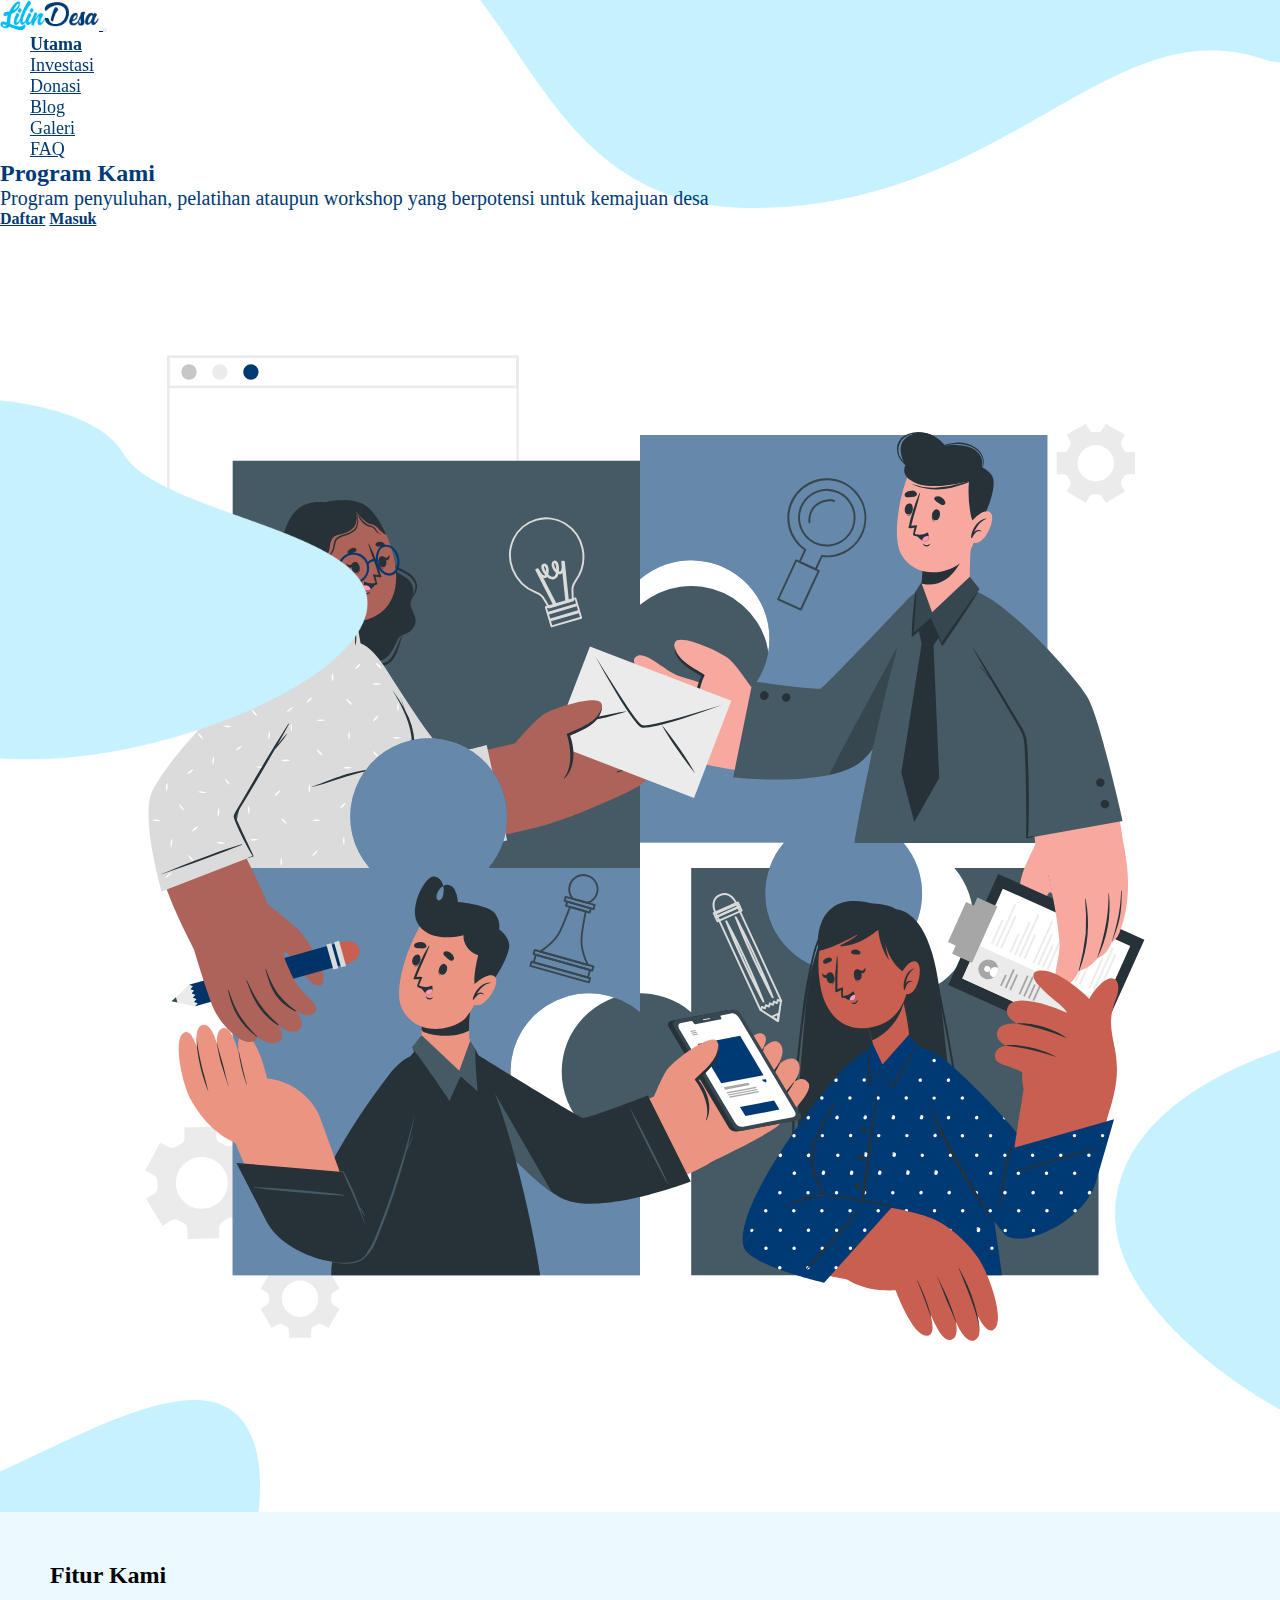
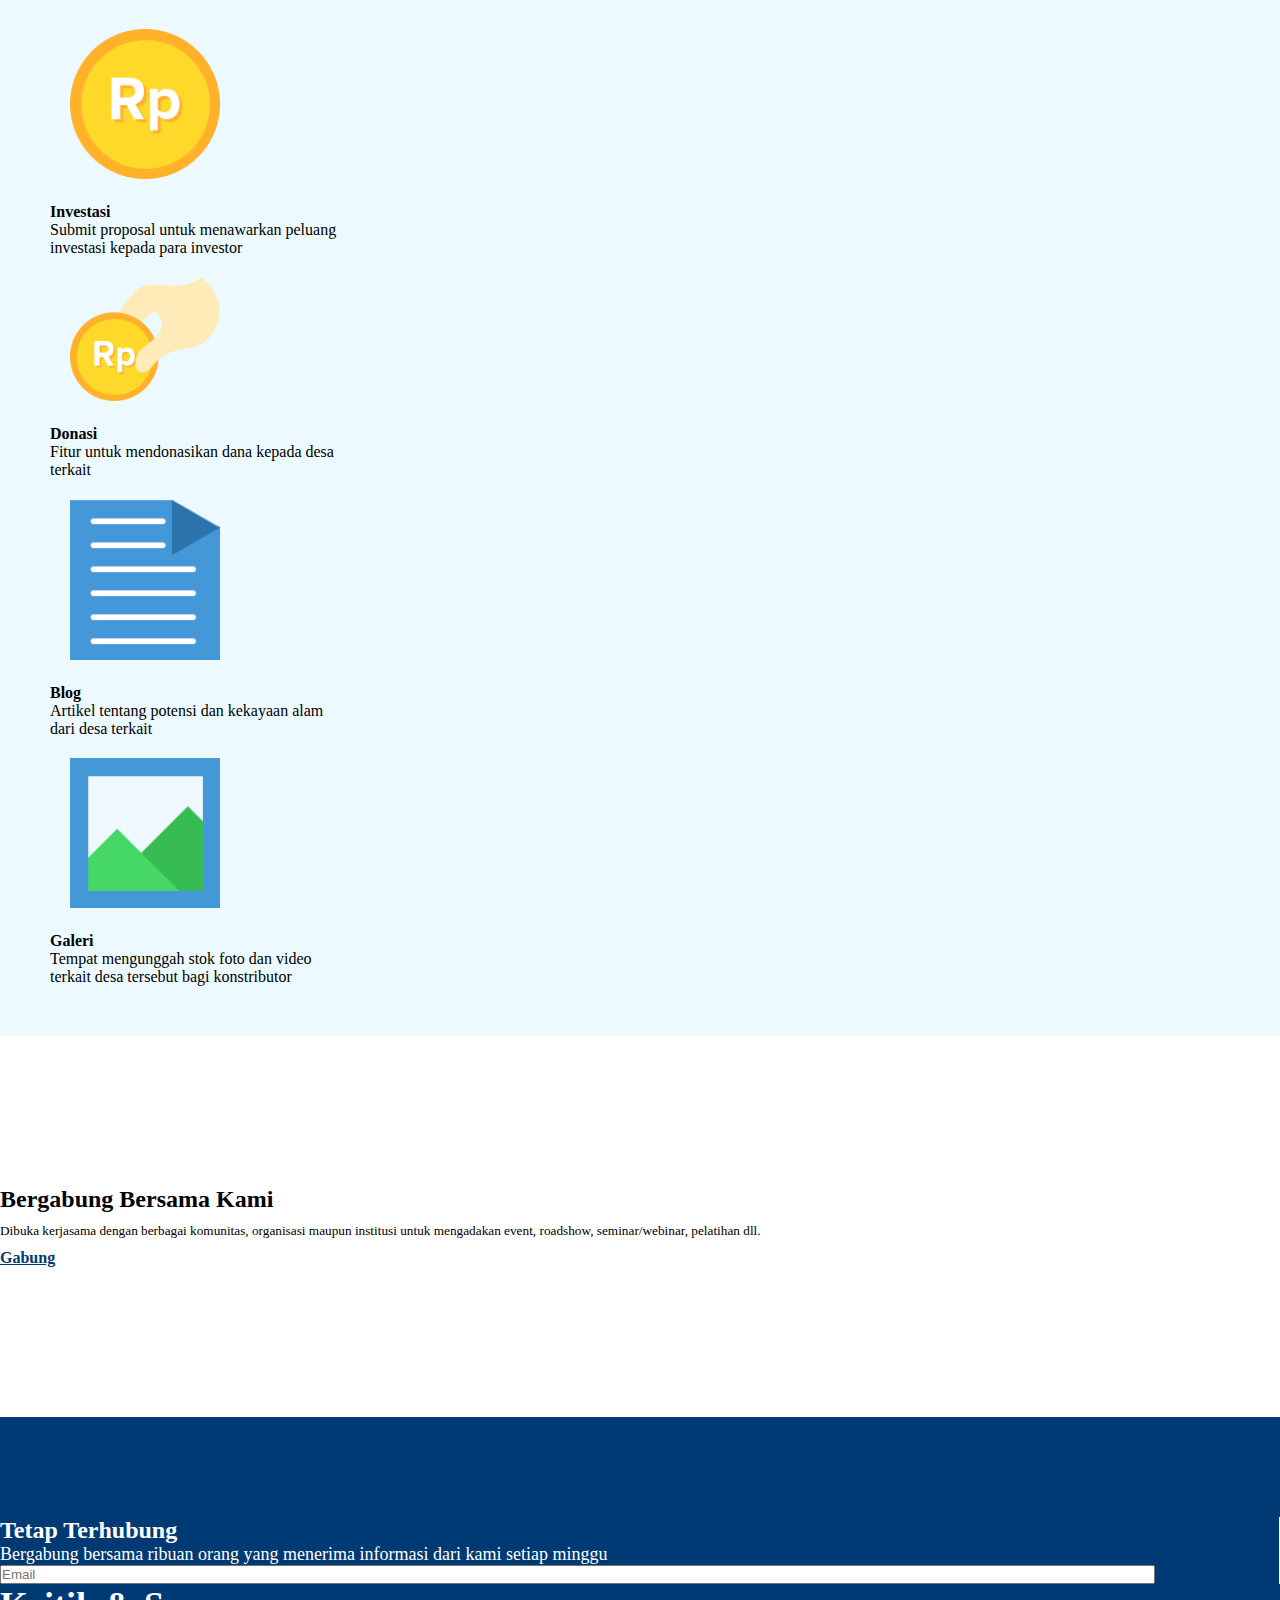
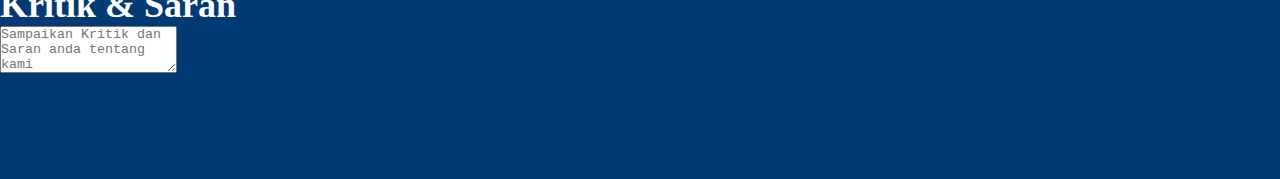
<file: index.html>
<!doctype html>
<html lang="en">
  <head>
    <!-- Required meta tags -->
    <meta charset="utf-8">
    <meta name="viewport" content="width=device-width, initial-scale=1">

    <!-- Bootstrap CSS -->
    <link href="https://cdn.jsdelivr.net/npm/bootstrap@5.0.0-beta1/dist/css/bootstrap.min.css" rel="stylesheet" integrity="sha384-giJF6kkoqNQ00vy+HMDP7azOuL0xtbfIcaT9wjKHr8RbDVddVHyTfAAsrekwKmP1" crossorigin="anonymous">
    <link rel="stylesheet" type="text/css" href="stylesheet.css">
    <link rel="icon" href="icon.png">
	<title>Lilin Desa</title>
	<script src="js/responsive.js"></script>
	</head>
	<body>
		<section id="layer1">
			<img src="img/layer1.png">
		</section>
		<section id="layer2">
			<img src="img/layer2.png">
		</section>
		<section id="layer3">
			<img src="img/layer3.png">
		</section>
		<section id="layer4">
			<img src="img/layer4.png">
		</section>

		<nav class="navbar navbar-expand-lg fixed-top">
			<div class="container-fluid">
				<a class="navbar-brand" href="#page-top">
					<img src="logo.png" alt="" height="30" class="d-inline-block align-top">
				</a>
				<button class="navbar-toggler navbar-light" type="button" data-bs-toggle="collapse" data-bs-target="#navbarSupportedContent" aria-controls="navbarSupportedContent" aria-expanded="false" aria-label="Toggle navigation">
					<span class="navbar-toggler-icon"></span>
				</button>
				<div class="collapse navbar-collapse justify-content-end" id="navbarSupportedContent">
					<ul class="navbar-nav">
						<li class="nav-item">
							<a href="#" class="nav-link active"><strong>Utama</strong></a>
						</li>
						<li class="nav-item">
							<a href="#" class="nav-link">Investasi</a>
						</li>
						<li class="nav-item">
							<a href="#" class="nav-link">Donasi</a>	    				
						<li class="nav-item">
							<a href="page/index.html" class="nav-link">Blog</a>
						</li>
						<li class="nav-item">
							<a href="blog/galeri.html" class="nav-link">Galeri</a>
						</li>
						<li class="nav-item">
							<a href="#" class="nav-link">FAQ</a>
						</li>    				
					</ul>
				</div>
			</div>
		</nav>

	<section id="banner">
		<div class="banner">
			<div class="container">
				<div class="row align-items-center">
					<div class="col-md-6">
						<h2 class="banner-headline"><strong>Program Kami</strong></h2>
						<p class="banner-content">Program penyuluhan, pelatihan ataupun workshop yang berpotensi untuk kemajuan desa</p>
						<div class="d-grid gap-2 d-md-flex mx-auto" id="button">
							<a href="signup/signup.html" class="btn btn-warning rounded-pill" id="Daftar">Daftar</a>
							<a href="login/login.html" class="btn btn-outline-primary rounded-pill" id="Masuk">Masuk</a>
						</div>
					</div>
					<div class="col-md-6">
						<img src="img/illustration.svg" class="ban-img img-fluid">
					</div>
				</div>
			</div>
		</div>
	</section>

	<section id="features">
		<div class="container">
			<h2 class="text-center">Fitur Kami</h2>
			<div class="container">
				<div class="row justify-content-between text-center">
					<div class="col-sm d-flex mb-3">
						<div class="card" style="width: 18rem;">
							<img src="img/investasi.png" alt="Investasi" width="150" class="img-fluid mx-auto mt-3">
							<div class="card-body mt-2">
								<h4 class="card-title">Investasi</h4>
								<p> Submit proposal untuk menawarkan peluang investasi kepada para investor</p>
							</div>
						</div>
					</div>
					<div class="col-sm d-flex mb-3">
						<div class="card" style="width: 18rem;">
							<img src="img/donasi.png" alt="Donasi" width="150" class="img-fluid mx-auto mt-3">
							<div class="card-body mt-2">
								<h4 class="card-title">Donasi</h4>
								<p>Fitur untuk mendonasikan dana kepada desa terkait</p>
							</div>
						</div>
					</div>
					<div class="col-sm d-flex mb-3">
						<div class="card" style="width: 18rem;">
							<img src="img/blog.png" alt="Blog" width="150" class="img-fluid mx-auto mt-3">
							<div class="card-body mt-2">
								<h4 class="card-title">Blog</h4>
								<p>Artikel tentang potensi dan kekayaan alam dari desa terkait</p>
							</div>
						</div>
					</div>
					<div class="col-sm d-flex mb-3">
						<div class="card" style="width: 18rem;">
							<img src="img/galeri.png" alt="Galeri" width="150" class="img-fluid mx-auto mt-3">
							<div class="card-body mt-2">
								<h4 class="card-title">Galeri</h4>
								<p>Tempat mengunggah stok foto dan video terkait desa tersebut bagi konstributor</p>
							</div>
						</div>
					</div>
				</div>
			</div>
		</div>
	</section>

	<section id="bergabung">
		<div class="container">
			<h2 class="text-center">Bergabung Bersama Kami</h2>
			<h5 class="text-center">Dibuka kerjasama dengan berbagai komunitas, organisasi maupun institusi untuk mengadakan event, roadshow, seminar/webinar, pelatihan dll.</h5>
			<div class="text-center">
				<a href="blog/galeri.html" class="btn btn-warning rounded-pill" id="Gabung">Gabung</a>
			</div>
		</div>
	</section>

	<footer id="footer" class="footer">
		<div class="container">
			<div class="row">
				<div class="col-md-6" id="Tetap">
					<h2 class="justify-content-start">Tetap Terhubung</h2>
					<p>Bergabung bersama ribuan orang yang menerima informasi dari kami setiap minggu</p>
					<form class="form-group">
						<input type="email" class="form-control" id="formGroupExampleInput" placeholder="Email">
					</form>
				</div>
				<div class="col-md-6" id="Kontak">
					<form class="form-group">
						<label for="exampleFormControlTextarea1"><h2>Kritik & Saran</h2></label>
						<textarea class="form-control" id="exampleFormControlTextarea1" rows="3" placeholder="Sampaikan Kritik dan Saran anda tentang kami"></textarea>
					</form>
				</div>
			</div>
		</div>
	</footer>

    <!-- Optional JavaScript; choose one of the two! -->
	
    <!-- Option 1: Bootstrap Bundle with Popper -->
    <script src="https://cdn.jsdelivr.net/npm/bootstrap@5.0.0-beta1/dist/js/bootstrap.bundle.min.js" integrity="sha384-ygbV9kiqUc6oa4msXn9868pTtWMgiQaeYH7/t7LECLbyPA2x65Kgf80OJFdroafW" crossorigin="anonymous"></script>

    <!-- Option 2: Separate Popper and Bootstrap JS -->
    <script src="https://cdn.jsdelivr.net/npm/@popperjs/core@2.5.4/dist/umd/popper.min.js" integrity="sha384-q2kxQ16AaE6UbzuKqyBE9/u/KzioAlnx2maXQHiDX9d4/zp8Ok3f+M7DPm+Ib6IU" crossorigin="anonymous"></script>
    <script src="https://cdn.jsdelivr.net/npm/bootstrap@5.0.0-beta1/dist/js/bootstrap.min.js" integrity="sha384-pQQkAEnwaBkjpqZ8RU1fF1AKtTcHJwFl3pblpTlHXybJjHpMYo79HY3hIi4NKxyj" crossorigin="anonymous"></script>
  </body>
</html>
</file>
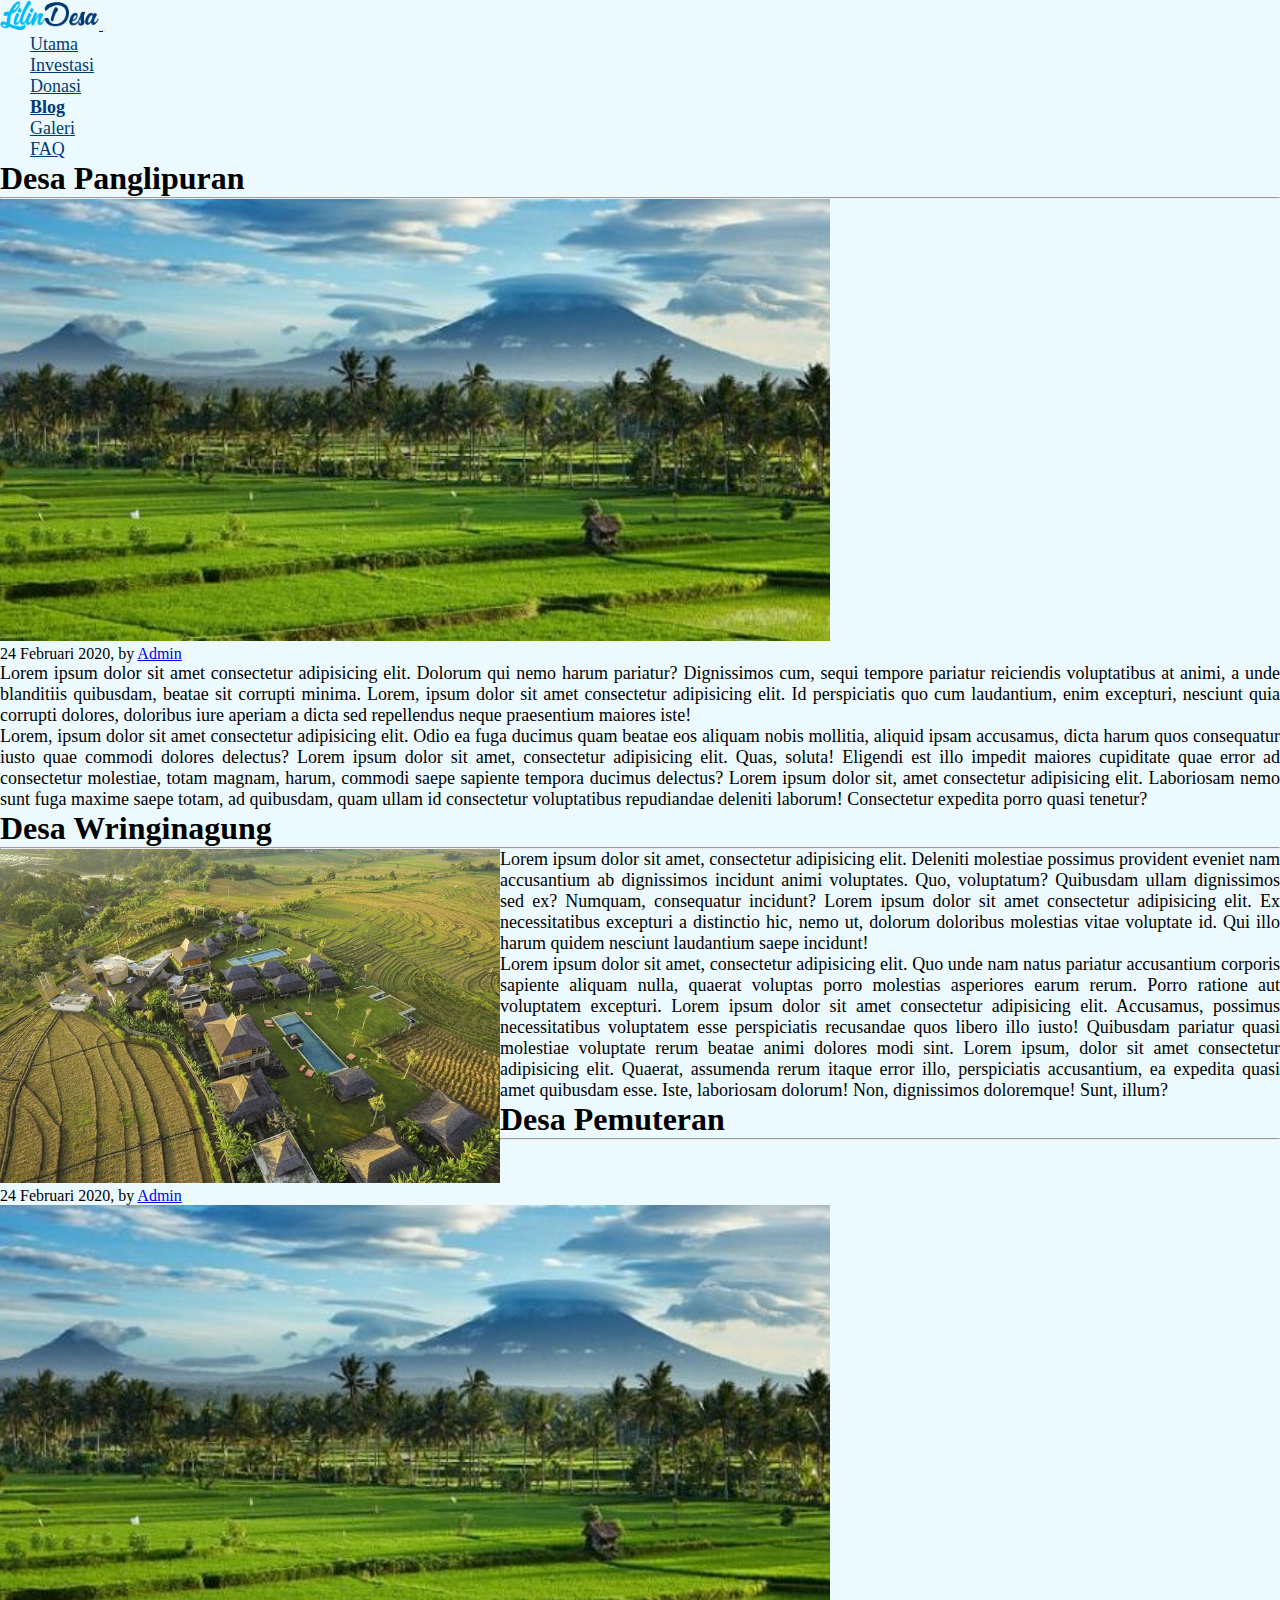
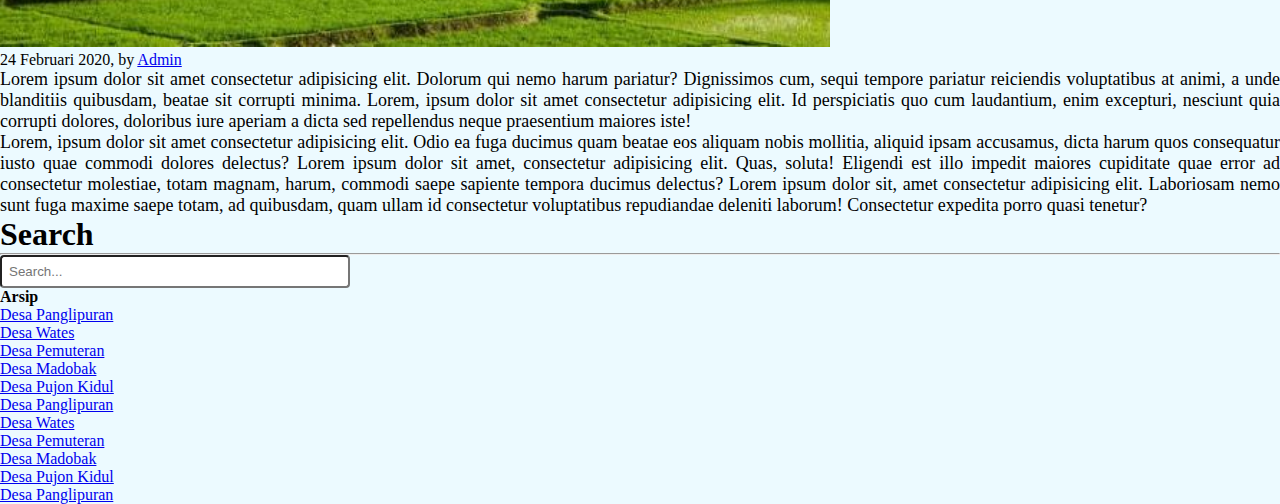
<file: page/index.html>
<!DOCTYPE html>
<html>
	<head>
		<!-- Required meta tags -->
		<meta charset="utf-8">
		<meta name="viewport" content="width=device-width, initial-scale=1">
		<!-- Bootstrap CSS -->
		<link href="https://cdn.jsdelivr.net/npm/bootstrap@5.0.0-beta1/dist/css/bootstrap.min.css" rel="stylesheet" integrity="sha384-giJF6kkoqNQ00vy+HMDP7azOuL0xtbfIcaT9wjKHr8RbDVddVHyTfAAsrekwKmP1" crossorigin="anonymous">
		<link rel="stylesheet" type="text/css" href="style.css">
		<link rel="icon" href="../icon.png">
        <script src="/js/responsive.js"></script>
		<title>Gabung</title>
	</head>
	<body>
        <nav class="navbar navbar-expand-lg fixed-top">
			<div class="container-fluid">
				<a class="navbar-brand" href="#page-top">
					<img src="/logo.png" alt="" height="30" class="d-inline-block align-top">
				</a>
				<button class="navbar-toggler navbar-light" type="button" data-bs-toggle="collapse" data-bs-target="#navbarSupportedContent" aria-controls="navbarSupportedContent" aria-expanded="false" aria-label="Toggle navigation">
					<span class="navbar-toggler-icon"></span>
				</button>
				<div class="collapse navbar-collapse justify-content-end" id="navbarSupportedContent">
					<ul class="navbar-nav">
						<li class="nav-item">
							<a href="/index.html" class="nav-link">Utama</a>
						</li>
						<li class="nav-item">
							<a href="#" class="nav-link">Investasi</a>
						</li>
						<li class="nav-item">
							<a href="#" class="nav-link">Donasi</a>	    				
						<li class="nav-item">
							<a href="#top" class="nav-link active"> <strong>Blog</strong></a>
						</li>
						<li class="nav-item">
							<a href="/blog/galeri.html" class="nav-link">Galeri</a>
						</li>
						<li class="nav-item">
							<a href="#" class="nav-link">FAQ</a>
						</li>    				
					</ul>
				</div>
			</div>
		</nav>
        <main class="container mt-5 mb-4">
            <div class="row">
                <div class="col-md-8 mt-3">
                    <div class="headline">
                        <h1 class="display-6"> Desa Panglipuran</h1>
                        <hr> 
                    </div>
                    <div class="artikel">
                        <img src="image/desa.jpg" alt="Foto Desa" width=830>
                        <figcaption class="figure-caption font-italic mt-2 img-fluid">24 Februari 2020, by <a href="#">Admin</a></figcaption>
                        <p class="text-justify mt-2">
                            Lorem ipsum dolor sit amet consectetur adipisicing elit. Dolorum qui nemo harum pariatur? Dignissimos cum, sequi tempore pariatur reiciendis voluptatibus at animi, a unde blanditiis quibusdam, beatae sit corrupti minima.
                            Lorem, ipsum dolor sit amet consectetur adipisicing elit. Id perspiciatis quo cum laudantium, enim excepturi, nesciunt quia corrupti dolores, doloribus iure aperiam a dicta sed repellendus neque praesentium maiores iste!
                        </p>
                        <p class="text-justify">
                            Lorem, ipsum dolor sit amet consectetur adipisicing elit. Odio ea fuga ducimus quam beatae eos aliquam nobis mollitia, aliquid ipsam accusamus, dicta harum quos consequatur iusto quae commodi dolores delectus?
                            Lorem ipsum dolor sit amet, consectetur adipisicing elit. Quas, soluta! Eligendi est illo impedit maiores cupiditate quae error ad consectetur molestiae, totam magnam, harum, commodi saepe sapiente tempora ducimus delectus?
                            Lorem ipsum dolor sit, amet consectetur adipisicing elit. Laboriosam nemo sunt fuga maxime saepe totam, ad quibusdam, quam ullam id consectetur voluptatibus repudiandae deleniti laborum! Consectetur expedita porro quasi tenetur?
                        </p>
                    </div>
                    <div class="headline">
                        <h1 class="display-6"> Desa Wringinagung</h1>
                        <hr> 
                        <figure style="float: left;" class="m-2">
                            <img src="/blog/img/desa1.jpg" alt="lilas ikuta" width="500" class="mb-1">
                            <figcaption class="figure-caption font-italic mt-2 img-fluid">24 Februari 2020, by <a href="#">Admin</a></figcaption>
                        </figure>
                    </div>
                    
                    <p class="text-justify">
                        Lorem ipsum dolor sit amet, consectetur adipisicing elit. Deleniti molestiae possimus provident eveniet nam accusantium ab dignissimos incidunt animi voluptates. Quo, voluptatum? Quibusdam ullam dignissimos sed ex? Numquam, consequatur incidunt? Lorem ipsum dolor sit amet consectetur adipisicing elit. Ex necessitatibus excepturi a distinctio hic, nemo ut, dolorum doloribus molestias vitae voluptate id. Qui illo harum quidem nesciunt laudantium saepe incidunt!
                    </p>
                    <p class="text-justify">
                        Lorem ipsum dolor sit amet, consectetur adipisicing elit. Quo unde nam natus pariatur accusantium corporis sapiente aliquam nulla, quaerat voluptas porro molestias asperiores earum rerum. Porro ratione aut voluptatem excepturi. Lorem ipsum dolor sit amet consectetur adipisicing elit. Accusamus, possimus necessitatibus voluptatem esse perspiciatis recusandae quos libero illo iusto! Quibusdam pariatur quasi molestiae voluptate rerum beatae animi dolores modi sint. Lorem ipsum, dolor sit amet consectetur adipisicing elit. Quaerat, assumenda rerum itaque error illo, perspiciatis accusantium, ea expedita quasi amet quibusdam esse. Iste, laboriosam dolorum! Non, dignissimos doloremque! Sunt, illum?	
                    </p>
                    <div class="headline">
                        <h1 class="display-6"> Desa Pemuteran</h1>
                        <hr> 
                    </div>
                    <div class="artikel">
                        <img src="image/desa.jpg" alt="Foto Desa" width=830>
                        <figcaption class="figure-caption font-italic mt-2 img-fluid">24 Februari 2020, by <a href="#">Admin</a></figcaption>
                        <p class="text-justify mt-2">
                            Lorem ipsum dolor sit amet consectetur adipisicing elit. Dolorum qui nemo harum pariatur? Dignissimos cum, sequi tempore pariatur reiciendis voluptatibus at animi, a unde blanditiis quibusdam, beatae sit corrupti minima.
                            Lorem, ipsum dolor sit amet consectetur adipisicing elit. Id perspiciatis quo cum laudantium, enim excepturi, nesciunt quia corrupti dolores, doloribus iure aperiam a dicta sed repellendus neque praesentium maiores iste!
                        </p>
                        <p class="text-justify">
                            Lorem, ipsum dolor sit amet consectetur adipisicing elit. Odio ea fuga ducimus quam beatae eos aliquam nobis mollitia, aliquid ipsam accusamus, dicta harum quos consequatur iusto quae commodi dolores delectus?
                            Lorem ipsum dolor sit amet, consectetur adipisicing elit. Quas, soluta! Eligendi est illo impedit maiores cupiditate quae error ad consectetur molestiae, totam magnam, harum, commodi saepe sapiente tempora ducimus delectus?
                            Lorem ipsum dolor sit, amet consectetur adipisicing elit. Laboriosam nemo sunt fuga maxime saepe totam, ad quibusdam, quam ullam id consectetur voluptatibus repudiandae deleniti laborum! Consectetur expedita porro quasi tenetur?
                        </p>
                    </div>
                    
                </div>
                
                <div class="col-md-4">
                    <div class="searchBox mb-2 p-4">
						<h1 class="display-6">Search</h1>
                        <hr>
						<input type="search" class="search" placeholder="Search...">
					</div>
                    <div class="p-4">
						<h4 class="font-italic">Arsip</h4>
						<ul class="list-unstyled">
							<li class="mb-1"><a href="#">Desa Panglipuran</a></li>
							<li class="mb-1"><a href="#">Desa Wates</a></li>
							<li class="mb-1"><a href="#">Desa Pemuteran</a></li>
							<li class="mb-1"><a href="#">Desa Madobak</a></li>
							<li class="mb-1"><a href="#">Desa Pujon Kidul</a></li>
                            <li class="mb-1"><a href="#">Desa Panglipuran</a></li>
							<li class="mb-1"><a href="#">Desa Wates</a></li>
							<li class="mb-1"><a href="#">Desa Pemuteran</a></li>
							<li class="mb-1"><a href="#">Desa Madobak</a></li>
							<li class="mb-1"><a href="#">Desa Pujon Kidul</a></li>
                            <li class="mb-1"><a href="#">Desa Panglipuran</a></li>
						</ul>
					</div>
                </div>
            </div>
        </main>
		<script src="https://cdn.jsdelivr.net/npm/bootstrap@5.0.0-beta1/dist/js/bootstrap.bundle.min.js" integrity="sha384-ygbV9kiqUc6oa4msXn9868pTtWMgiQaeYH7/t7LECLbyPA2x65Kgf80OJFdroafW" crossorigin="anonymous"></script>
	</body>
</html>
</file>
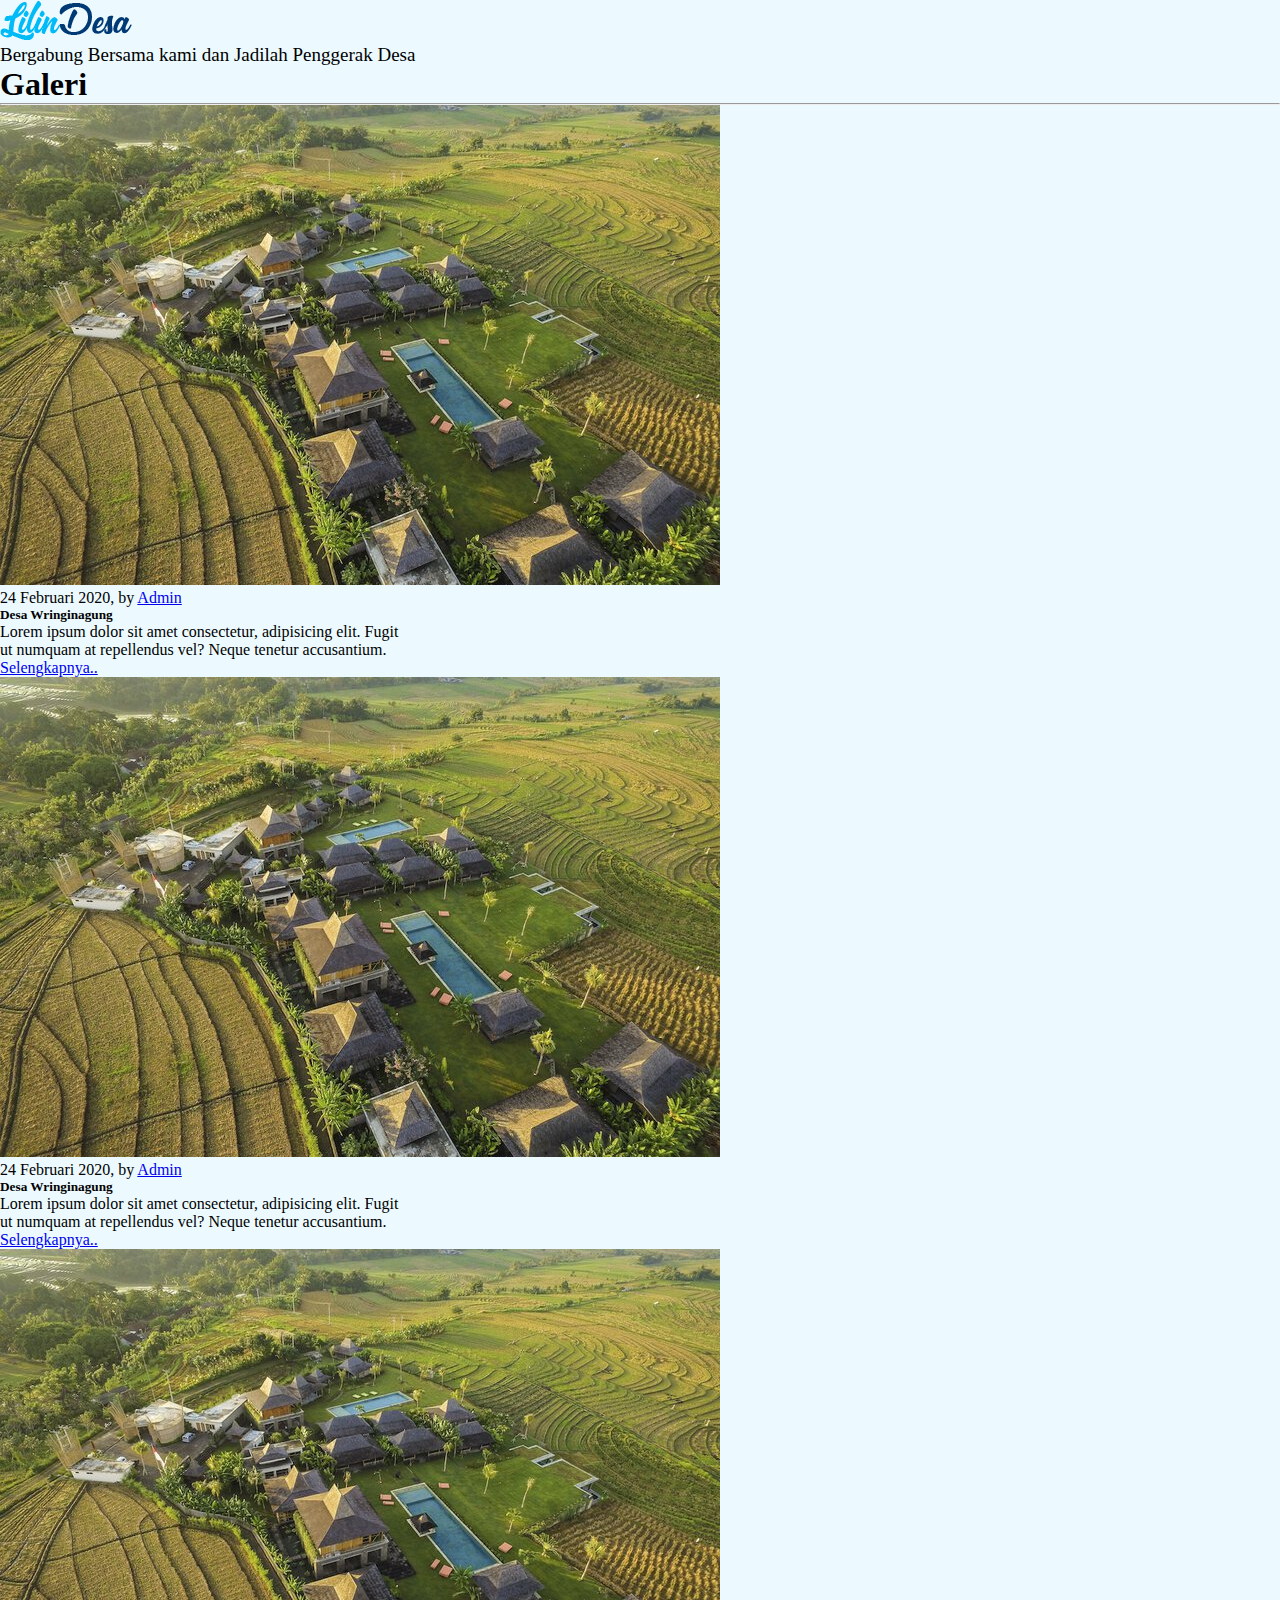
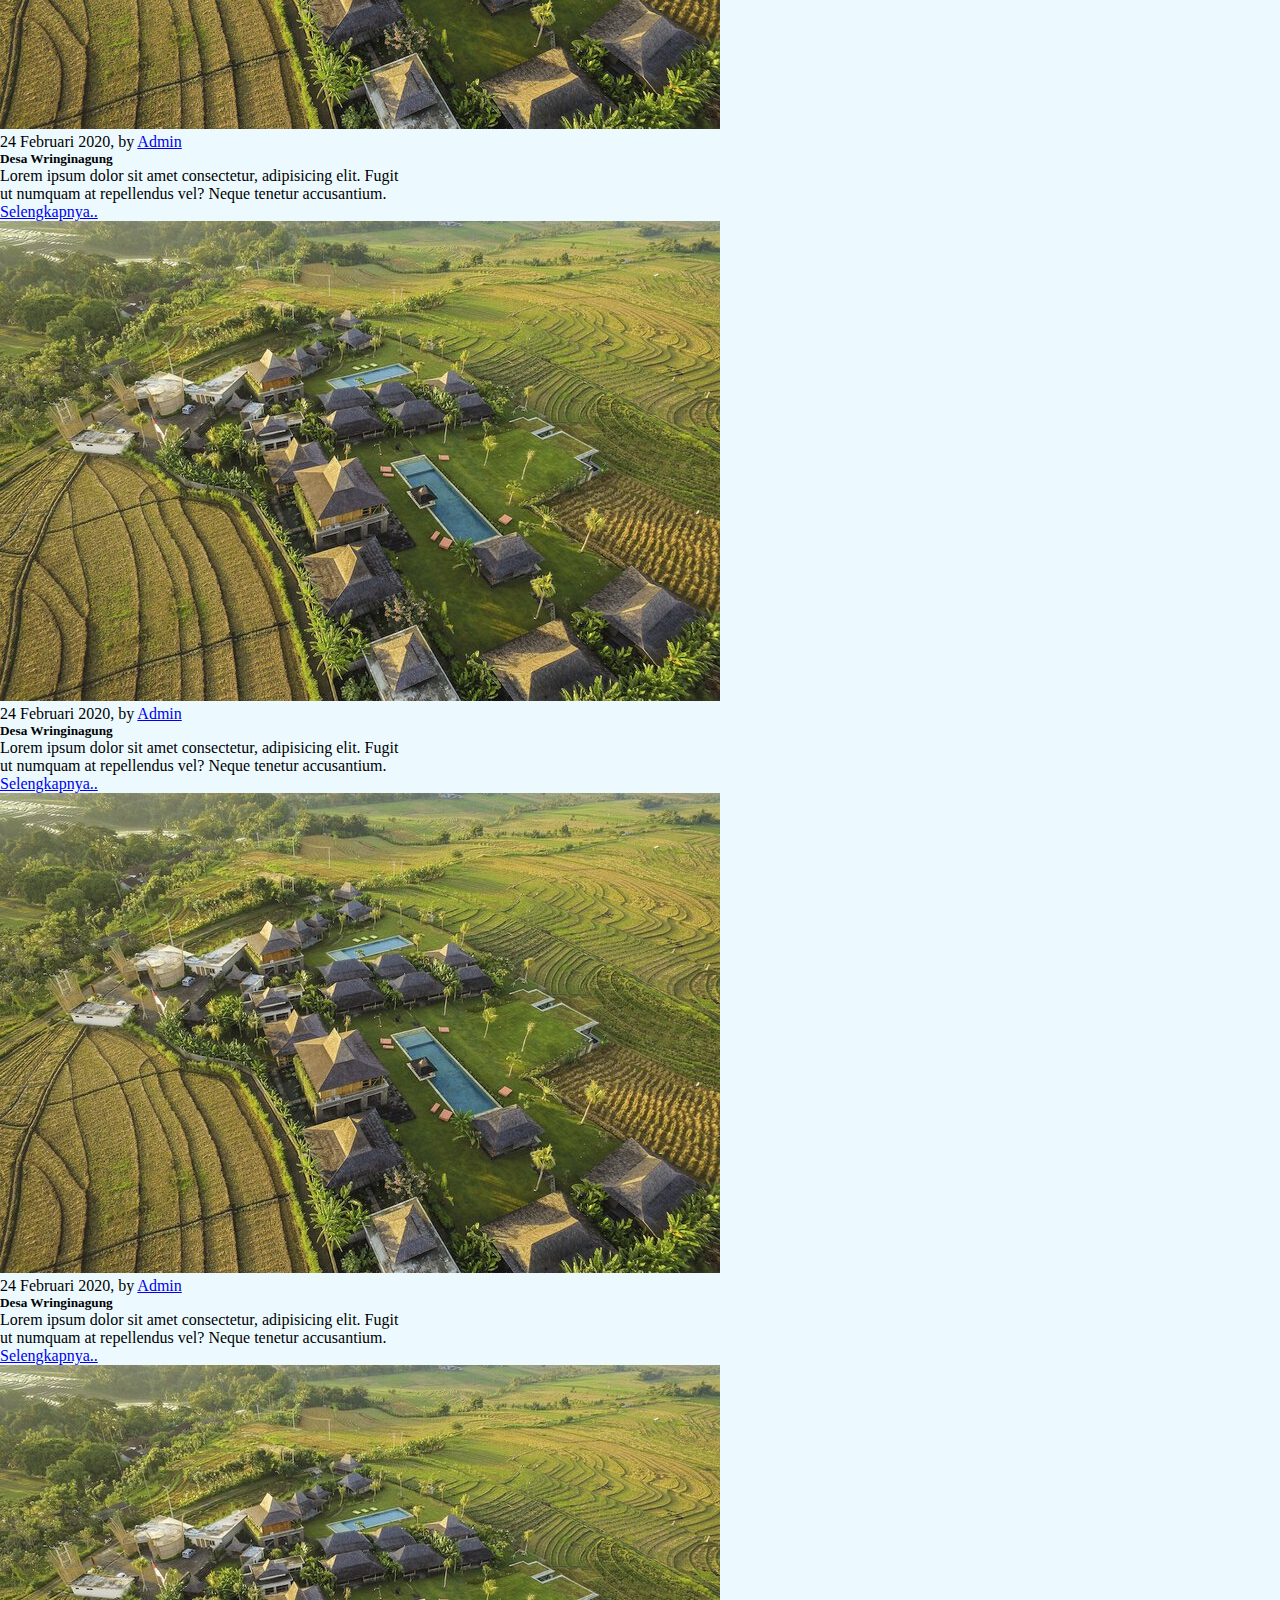
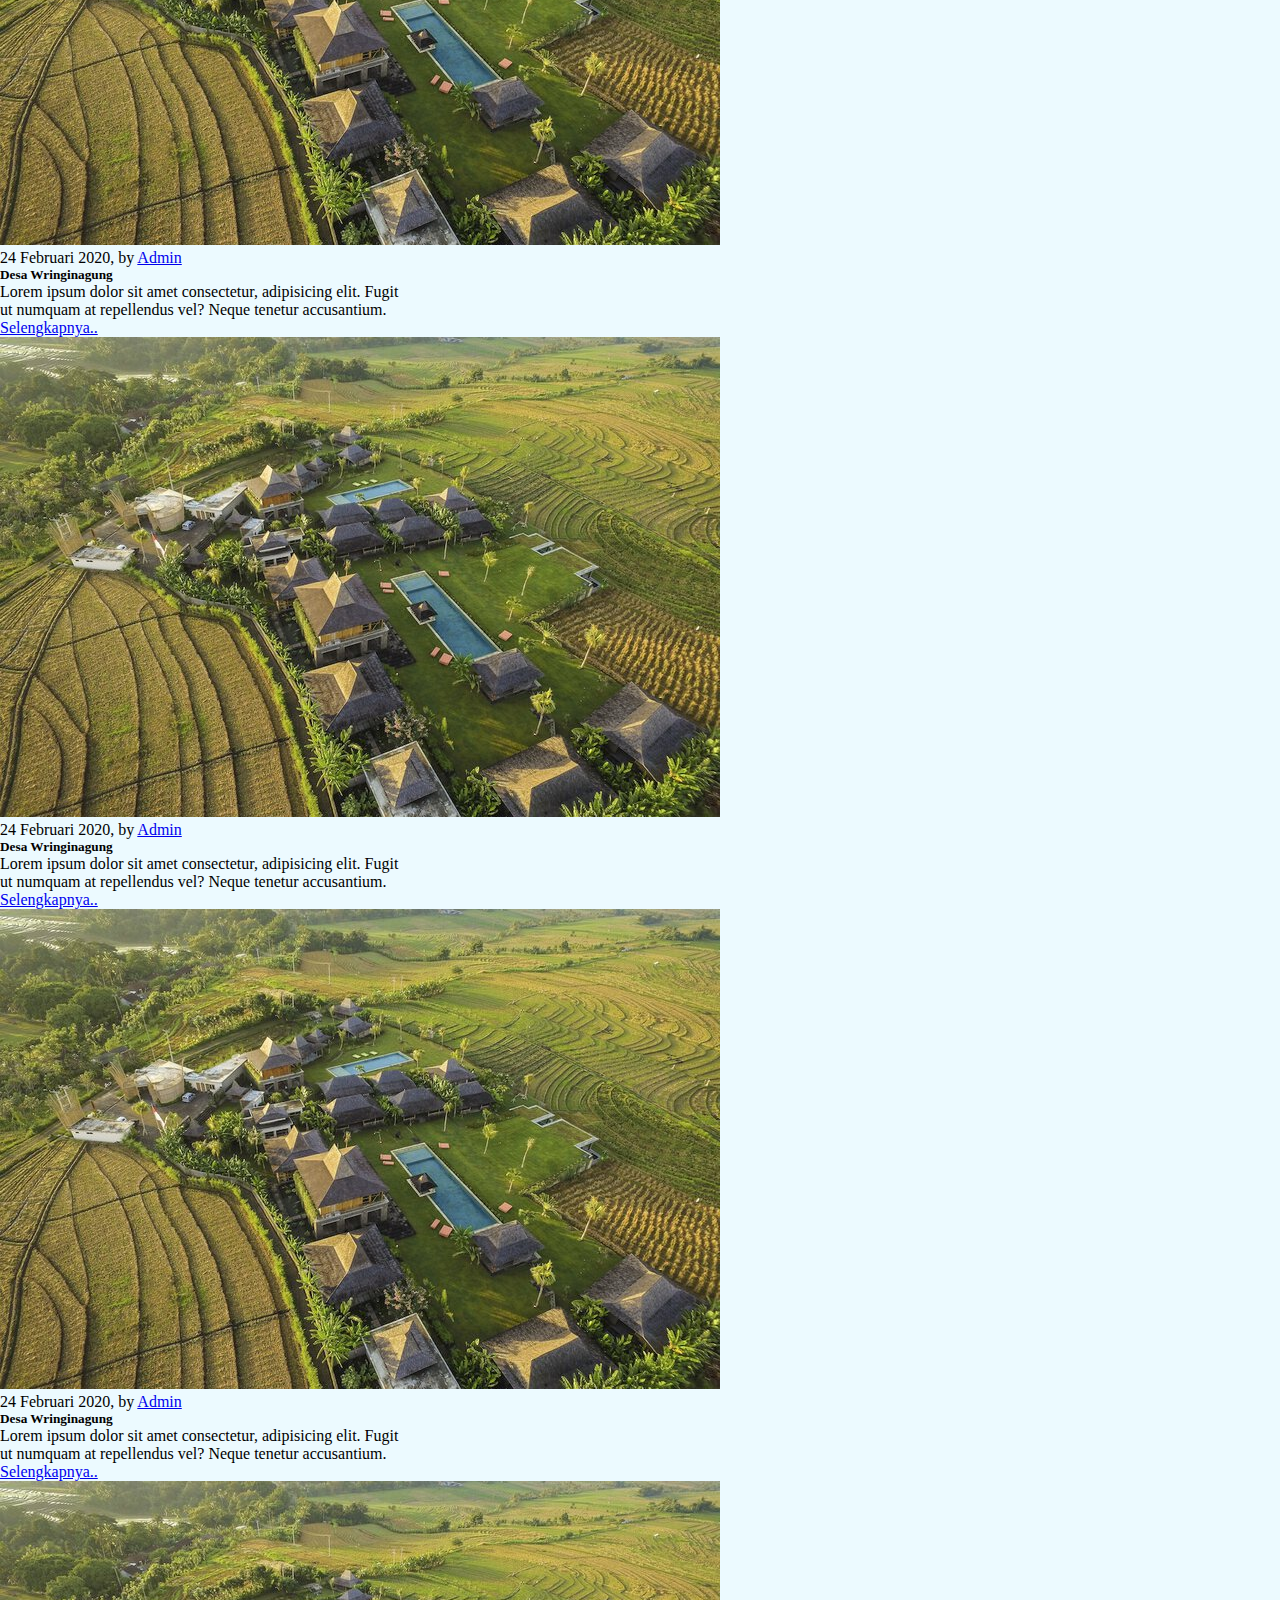
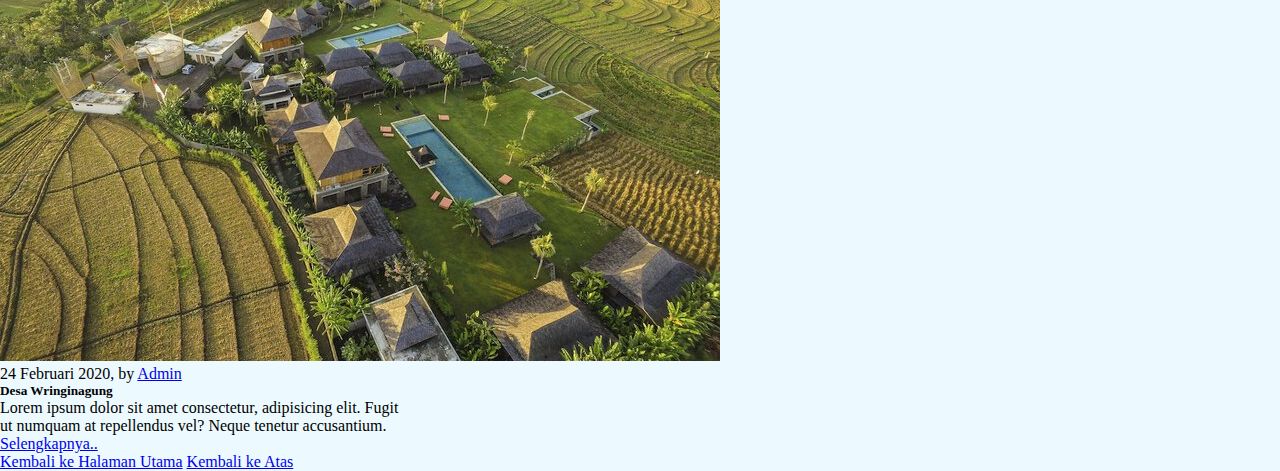
<file: blog/galeri.html>
<!DOCTYPE html>
<html>
	<head>
		<!-- Required meta tags -->
		<meta charset="utf-8">
		<meta name="viewport" content="width=device-width, initial-scale=1">

		<!-- Bootstrap CSS -->
		<link href="https://cdn.jsdelivr.net/npm/bootstrap@5.0.0-beta1/dist/css/bootstrap.min.css" rel="stylesheet" integrity="sha384-giJF6kkoqNQ00vy+HMDP7azOuL0xtbfIcaT9wjKHr8RbDVddVHyTfAAsrekwKmP1" crossorigin="anonymous">
		<link rel="stylesheet" type="text/css" href="stylesheet.css">
		<link rel="icon" href="../icon.png">
		<title>Gabung</title>
	</head>
	<body>
        <div class="container text-center mt-4">
            <a href="/index.html"><img src="/logo.png" id="logo"></a>
            <p class="textHeadline mt-2">Bergabung Bersama kami dan Jadilah Penggerak Desa</p>
            <h1 class="display-6">Galeri</h1>
            <hr>
        </div>
		<main class="container mt-4">
			<div class="row">
				<div class="col-md-4">
                    <div class="card" style="width: 25rem;">
                        <img src="img/desa1.jpg" class="card-img-top img-fluid" alt="...">
                        <figcaption class="figure-caption font-italic mx-3 mt-2 img-fluid">24 Februari 2020, by <a href="#">Admin</a></figcaption>
                        <div class="card-body">
                            <h5 class="card-title">Desa Wringinagung</h5>
                            <p class="card-text">Lorem ipsum dolor sit amet consectetur, adipisicing elit. Fugit ut numquam at repellendus vel? Neque tenetur accusantium.</p>
                            <a href="#" class="btn btn-primary">Selengkapnya..</a>
                        </div>
                    </div>
                </div>
                <div class="col-md-4">
                    <div class="card" style="width: 25rem;">
                        <img src="img/desa1.jpg" class="card-img-top img-fluid" alt="...">
                        <figcaption class="figure-caption font-italic mx-3 mt-2 img-fluid">24 Februari 2020, by <a href="#">Admin</a></figcaption>
                        <div class="card-body">
                            <h5 class="card-title">Desa Wringinagung</h5>
                            <p class="card-text">Lorem ipsum dolor sit amet consectetur, adipisicing elit. Fugit ut numquam at repellendus vel? Neque tenetur accusantium.</p>
                            <a href="#" class="btn btn-primary">Selengkapnya..</a>
                        </div>
                    </div>
                </div>
                <div class="col-md-4">
                    <div class="card" style="width: 25rem;">
                        <img src="img/desa1.jpg" class="card-img-top img-fluid" alt="...">
                        <figcaption class="figure-caption font-italic mx-3 mt-2 img-fluid">24 Februari 2020, by <a href="#">Admin</a></figcaption>
                        <div class="card-body">
                            <h5 class="card-title">Desa Wringinagung</h5>
                            <p class="card-text">Lorem ipsum dolor sit amet consectetur, adipisicing elit. Fugit ut numquam at repellendus vel? Neque tenetur accusantium.</p>
                            <a href="#" class="btn btn-primary">Selengkapnya..</a>
                        </div>
                    </div>
                </div>
            </div>
            <div class="row mt-4">
				<div class="col-md-4">
                    <div class="card" style="width: 25rem;">
                        <img src="img/desa1.jpg" class="card-img-top img-fluid" alt="...">
                        <figcaption class="figure-caption font-italic mx-3 mt-2 img-fluid">24 Februari 2020, by <a href="#">Admin</a></figcaption>
                        <div class="card-body">
                            <h5 class="card-title">Desa Wringinagung</h5>
                            <p class="card-text">Lorem ipsum dolor sit amet consectetur, adipisicing elit. Fugit ut numquam at repellendus vel? Neque tenetur accusantium.</p>
                            <a href="#" class="btn btn-primary">Selengkapnya..</a>
                        </div>
                    </div>
                </div>
                <div class="col-md-4">
                    <div class="card" style="width: 25rem;">
                        <img src="img/desa1.jpg" class="card-img-top img-fluid" alt="...">
                        <figcaption class="figure-caption font-italic mx-3 mt-2 img-fluid">24 Februari 2020, by <a href="#">Admin</a></figcaption>
                        <div class="card-body">
                            <h5 class="card-title">Desa Wringinagung</h5>
                            <p class="card-text">Lorem ipsum dolor sit amet consectetur, adipisicing elit. Fugit ut numquam at repellendus vel? Neque tenetur accusantium.</p>
                            <a href="#" class="btn btn-primary">Selengkapnya..</a>
                        </div>
                    </div>
                </div>
                <div class="col-md-4">
                    <div class="card" style="width: 25rem;">
                        <img src="img/desa1.jpg" class="card-img-top img-fluid" alt="...">
                        <figcaption class="figure-caption font-italic mx-3 mt-2 img-fluid">24 Februari 2020, by <a href="#">Admin</a></figcaption>
                        <div class="card-body">
                            <h5 class="card-title">Desa Wringinagung</h5>
                            <p class="card-text">Lorem ipsum dolor sit amet consectetur, adipisicing elit. Fugit ut numquam at repellendus vel? Neque tenetur accusantium.</p>
                            <a href="#" class="btn btn-primary">Selengkapnya..</a>
                        </div>
                    </div>
                </div>
            </div>
            <div class="row mt-4">
				<div class="col-md-4">
                    <div class="card" style="width: 25rem;">
                        <img src="img/desa1.jpg" class="card-img-top img-fluid" alt="...">
                        <figcaption class="figure-caption font-italic mx-3 mt-2 img-fluid">24 Februari 2020, by <a href="#">Admin</a></figcaption>
                        <div class="card-body">
                            <h5 class="card-title">Desa Wringinagung</h5>
                            <p class="card-text">Lorem ipsum dolor sit amet consectetur, adipisicing elit. Fugit ut numquam at repellendus vel? Neque tenetur accusantium.</p>
                            <a href="#" class="btn btn-primary">Selengkapnya..</a>
                        </div>
                    </div>
                </div>
                <div class="col-md-4">
                    <div class="card" style="width: 25rem;">
                        <img src="img/desa1.jpg" class="card-img-top img-fluid" alt="...">
                        <figcaption class="figure-caption font-italic mx-3 mt-2 img-fluid">24 Februari 2020, by <a href="#">Admin</a></figcaption>
                        <div class="card-body">
                            <h5 class="card-title">Desa Wringinagung</h5>
                            <p class="card-text">Lorem ipsum dolor sit amet consectetur, adipisicing elit. Fugit ut numquam at repellendus vel? Neque tenetur accusantium.</p>
                            <a href="#" class="btn btn-primary">Selengkapnya..</a>
                        </div>
                    </div>
                </div>
                <div class="col-md-4">
                    <div class="card" style="width: 25rem;">
                        <img src="img/desa1.jpg" class="card-img-top img-fluid" alt="...">
                        <figcaption class="figure-caption font-italic mx-3 mt-2 img-fluid">24 Februari 2020, by <a href="#">Admin</a></figcaption>
                        <div class="card-body">
                            <h5 class="card-title">Desa Wringinagung</h5>
                            <p class="card-text">Lorem ipsum dolor sit amet consectetur, adipisicing elit. Fugit ut numquam at repellendus vel? Neque tenetur accusantium.</p>
                            <a href="#" class="btn btn-primary">Selengkapnya..</a>
                        </div>
                    </div>
                </div>
            </div>
            <div class="container mt-5 mb-5 text-center">
                <a href="/index.html" class="btn btn-dark">Kembali ke Halaman Utama</a>
                <a href="#top" class="btn btn-primary mx-2">Kembali ke Atas</a>
            </div>
		</main>


		<!-- Option 1: Bootstrap Bundle with Popper -->
		<script src="https://cdn.jsdelivr.net/npm/bootstrap@5.0.0-beta1/dist/js/bootstrap.bundle.min.js" integrity="sha384-ygbV9kiqUc6oa4msXn9868pTtWMgiQaeYH7/t7LECLbyPA2x65Kgf80OJFdroafW" crossorigin="anonymous"></script>
	</body>
</html>
</file>
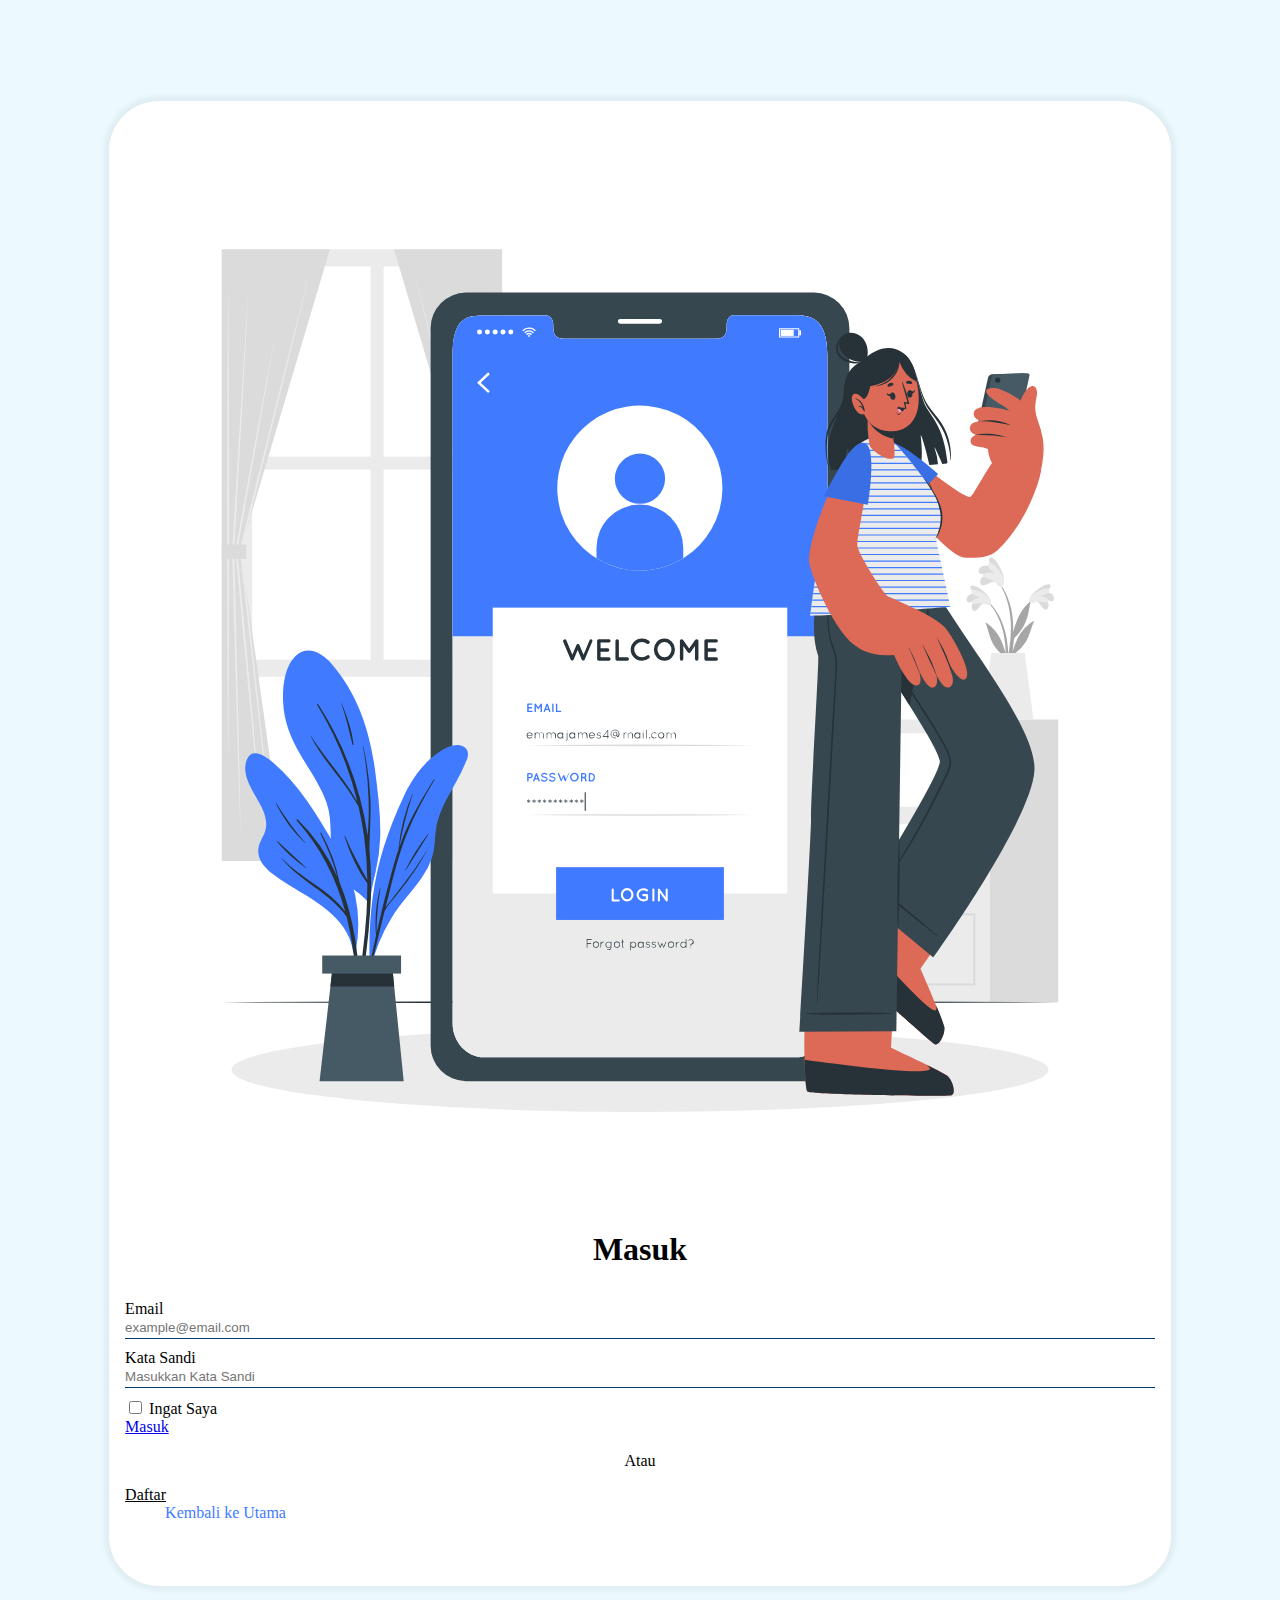
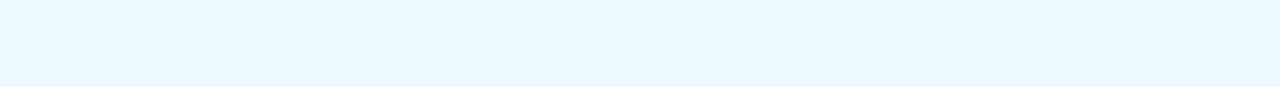
<file: login/login.html>
<!DOCTYPE html>
<html>
  <head>
    <!-- Required meta tags -->
    <meta charset="utf-8">
    <meta name="viewport" content="width=device-width, initial-scale=1">

    <!-- Bootstrap CSS -->
    <link href="https://cdn.jsdelivr.net/npm/bootstrap@5.0.0-beta1/dist/css/bootstrap.min.css" rel="stylesheet" integrity="sha384-giJF6kkoqNQ00vy+HMDP7azOuL0xtbfIcaT9wjKHr8RbDVddVHyTfAAsrekwKmP1" crossorigin="anonymous">
    <link rel="stylesheet" type="text/css" href="stylesheet.css">
    <link rel="icon" href="../icon.png">
	<title>Masuk</title>
</head>
<body>
	<section class="Form">
		<div class="container">
			<div class="row content">
				<div class="col-lg-5">
					<img src="img/illustration.svg" class="img-fluid">
				</div>
				<div class="col-lg-5">
					<h3 class="signin-text">Masuk</h3>
					<form>
						<div class="form-group">
							<label for="email">Email</label>
							<input type="email" name="email" class="form-control" placeholder="example@email.com">
						</div>
						<div class="form-group">
							<label for="password">Kata Sandi</label>
							<input type="password" name="password" class="form-control" placeholder="Masukkan Kata Sandi">
						</div>
						<div class="form-group form-check">
							<input type="checkbox" name="checkbox" class="form-check-input" id="checkbox">
							<label class="form-check-label" for="checkbox">Ingat Saya</label>
						</div>
						<a href="../index.html" class="btn btn-warning" id="Masuk">Masuk</a>
						<p>Atau</p>
						<a href="../signup/signup.html" class="btn btn-warning" id="Daftar">Daftar</a>
					</form>
				</div>
				<a href="../index.html" id="back">Kembali ke Utama</a>
			</div>
		</div>
	</section>
    <!-- Optional JavaScript; choose one of the two! -->

    <!-- Option 1: Bootstrap Bundle with Popper -->
    <script src="https://cdn.jsdelivr.net/npm/bootstrap@5.0.0-beta1/dist/js/bootstrap.bundle.min.js" integrity="sha384-ygbV9kiqUc6oa4msXn9868pTtWMgiQaeYH7/t7LECLbyPA2x65Kgf80OJFdroafW" crossorigin="anonymous"></script>

    <!-- Option 2: Separate Popper and Bootstrap JS -->
    <!--
    <script src="https://cdn.jsdelivr.net/npm/@popperjs/core@2.5.4/dist/umd/popper.min.js" integrity="sha384-q2kxQ16AaE6UbzuKqyBE9/u/KzioAlnx2maXQHiDX9d4/zp8Ok3f+M7DPm+Ib6IU" crossorigin="anonymous"></script>
    <script src="https://cdn.jsdelivr.net/npm/bootstrap@5.0.0-beta1/dist/js/bootstrap.min.js" integrity="sha384-pQQkAEnwaBkjpqZ8RU1fF1AKtTcHJwFl3pblpTlHXybJjHpMYo79HY3hIi4NKxyj" crossorigin="anonymous"></script>
    -->
  </body>
</html>
</file>
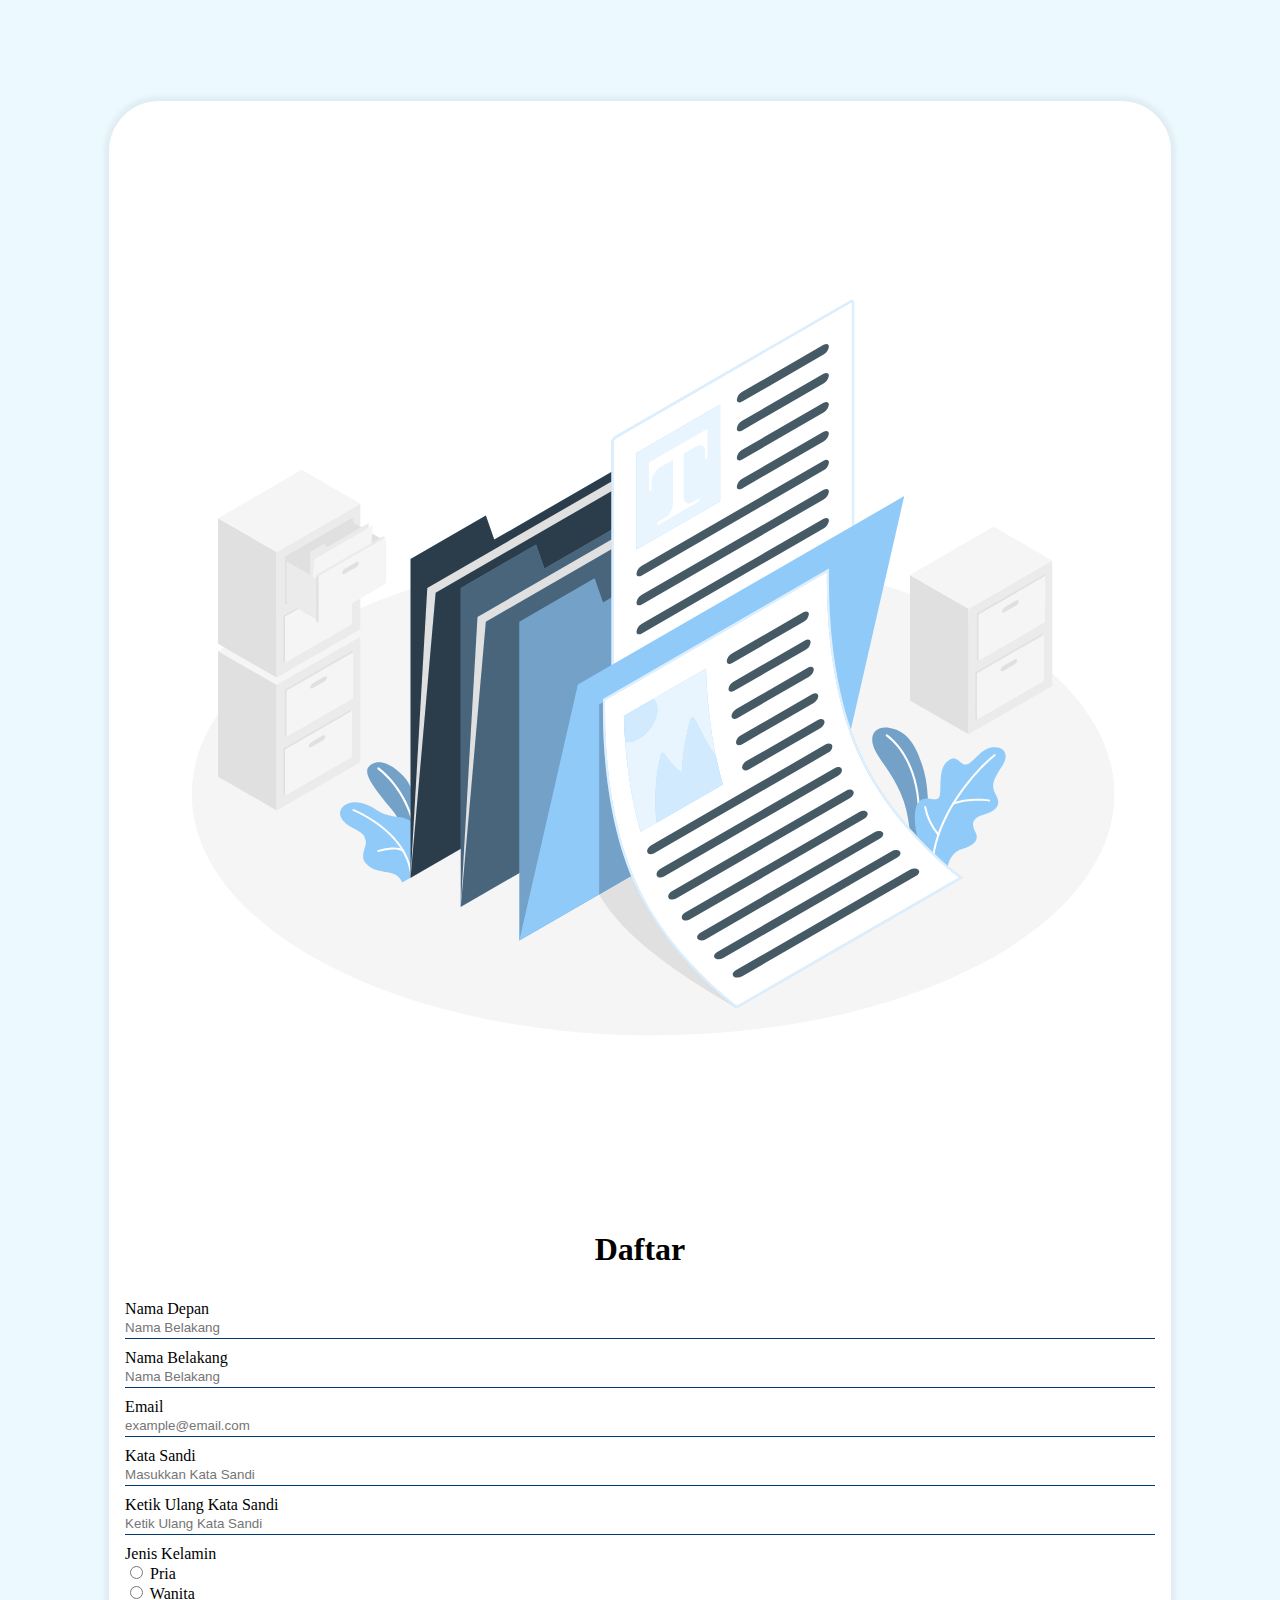
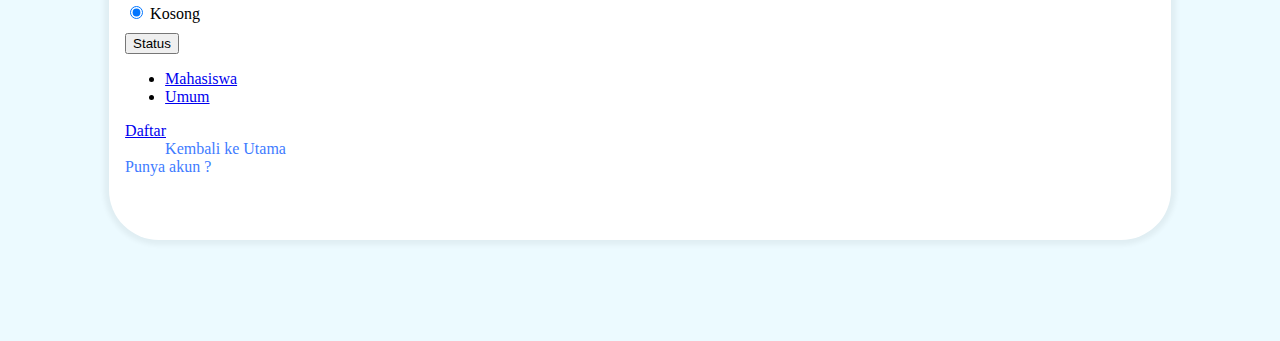
<file: signup/signup.html>
<!DOCTYPE html>
<html>
  <head>
    <!-- Required meta tags -->
    <meta charset="utf-8">
    <meta name="viewport" content="width=device-width, initial-scale=1">

    <!-- Bootstrap CSS -->
    <link href="https://cdn.jsdelivr.net/npm/bootstrap@5.0.0-beta1/dist/css/bootstrap.min.css" rel="stylesheet" integrity="sha384-giJF6kkoqNQ00vy+HMDP7azOuL0xtbfIcaT9wjKHr8RbDVddVHyTfAAsrekwKmP1" crossorigin="anonymous">
    <link rel="stylesheet" type="text/css" href="stylesheet.css">
    <link rel="icon" href="../icon.png">
	<title>Daftar</title>
</head>
<body>
	<section class="Form">
		<div class="container">
			<div class="row content">
				<div class="col-lg-5">
					<img src="img/illustration.svg" class="img-fluid">
				</div>
				<div class="col-lg-5">
					<h3 class="signin-text">Daftar</h3>
					<form>
						<div class="row">
							<div class="col">
								<div class="form-group">
									<label for="Depan">Nama Depan</label>
									<input type="Depan" name="fname" class="form-control" placeholder="Nama Belakang">
								</div>
							</div>	
							<div class="col">
								<div class="form-group">
									<label for="Belakang">Nama Belakang</label>
									<input type="Belakang" name="lname" class="form-control" placeholder="Nama Belakang">
								</div>
							</div>
						</div>

						<div class="form-group">
							<label for="email">Email</label>
							<input type="email" name="email" class="form-control" placeholder="example@email.com">
						</div>
						
						<div class="form-group">
							<label for="password">Kata Sandi</label>
							<input type="password" name="password" class="form-control" placeholder="Masukkan Kata Sandi">
						</div>
						<div class="form-group">
							<label for="password">Ketik Ulang Kata Sandi</label>
							<input type="password" name="password" class="form-control" placeholder="Ketik Ulang Kata Sandi">
						</div>
						<div class="row">
							<p>Jenis Kelamin</p>
							<div class="col">
								<div class="form-check">
								 	<input class="form-check-input" type="radio" name="flexRadioDefault" id="flexRadioDefault1">
								 	<label class="form-check-label" for="flexRadioDefault1">
								    	Pria
									</label>
								</div>
							</div>
							<div class="col">
								<div class="form-check">
									<input class="form-check-input" type="radio" name="flexRadioDefault" id="flexRadioDefault2" checked>
									<label class="form-check-label" for="flexRadioDefault2">
										Wanita
									</label>
								</div>
							</div>
							<div class="col">
								<div class="form-check">
									<input class="form-check-input" type="radio" name="flexRadioDefault" id="flexRadioDefault3" checked>
									<label class="form-check-label" for="flexRadioDefault3">
										Kosong
									</label>
								</div>
							</div>
						</div>
					</form>
					<div class="dropdown">
					  	<button class="btn btn-primary dropdown-toggle" type="button" id="dropdownMenuButton" data-bs-toggle="dropdown" aria-expanded="false">
					    Status
					  	</button>
					  	<ul class="dropdown-menu" aria-labelledby="dropdownMenuButton">
					    	<li><a class="dropdown-item" href="#">Mahasiswa</a></li>
					    	<li><a class="dropdown-item" href="#">Umum</a></li>
					  	</ul>
					</div>
					<a href="../index.html" class="btn btn-warning" id="Daftar">Daftar</a>
				</div>
				

				<div class="row">
					<div class="col-lg-5">
						<a href="../index.html" id="back">Kembali ke Utama</a>
					</div>
					<div class="col-lg-5">
						<a href="../login/login.html" id="login">Punya akun ?</a>
					</div>
				</div>
			</div>
		</div>
	</section>
    <!-- Optional JavaScript; choose one of the two! -->

    <!-- Option 1: Bootstrap Bundle with Popper -->
    <script src="https://cdn.jsdelivr.net/npm/bootstrap@5.0.0-beta1/dist/js/bootstrap.bundle.min.js" integrity="sha384-ygbV9kiqUc6oa4msXn9868pTtWMgiQaeYH7/t7LECLbyPA2x65Kgf80OJFdroafW" crossorigin="anonymous"></script>

    <!-- Option 2: Separate Popper and Bootstrap JS -->
    <!--
    <script src="https://cdn.jsdelivr.net/npm/@popperjs/core@2.5.4/dist/umd/popper.min.js" integrity="sha384-q2kxQ16AaE6UbzuKqyBE9/u/KzioAlnx2maXQHiDX9d4/zp8Ok3f+M7DPm+Ib6IU" crossorigin="anonymous"></script>
    <script src="https://cdn.jsdelivr.net/npm/bootstrap@5.0.0-beta1/dist/js/bootstrap.min.js" integrity="sha384-pQQkAEnwaBkjpqZ8RU1fF1AKtTcHJwFl3pblpTlHXybJjHpMYo79HY3hIi4NKxyj" crossorigin="anonymous"></script>
    -->
  </body>
</html>
</file>
<file: page/style.css>
*{
	padding: 0;
	margin: 0;
	box-sizing: border-box;
}
body {
	background-color: #ecfaff;
}
.scrolling-active{
	background: #FFF;
	box-shadow: 0 3px 1rem rgba(0, 0, 0,.1);
}
.nav-item{
	padding-left: 30px;
}
.nav-link{
	font-size: 18px;
	color: #003a74;
}
.link-headline{
	color: black;
	text-decoration: none;
}
.text-justify{
	font-size: 18px;
	text-align: justify;
}
.search{
    padding: 7px;
    width: 350px;
    outline: none;
    border-radius: 4px;
}
</file>
<file: blog/stylesheet.css>
*{
	padding: 0;
	margin: 0;
	box-sizing: border-box;
}
body {
	background-color: #ecfaff;
}
.textHeadline{
	font-size: 19px;
}
.card{
	box-shadow: 0px 0px 20px 1px rgb (0,0,0,0.2);
	border-radius: 10px;
}
</file>
<file: login/stylesheet.css>
body {
	background: #ecfaff;
}

.content {
	margin: 8%;
	background-color: #fff;
	padding: 4rem 1rem 4rem 1rem;
	box-shadow: 0 0 5px 5px rgba(0, 0, 0, .05);
	border-radius: 50px;
}

.signin-text {
	font-size: 32px;
	text-align: center;
}

.form-group {
	margin-top: 10px;
}

.form-group label {
	margin-bottom: 10px;
}

.form-control {
	display: block;
	width: 100%;
	line-height: 1.5;
	border-color: #003a74 !important;
	border-style: solid !important;
	border-width: 0 0 1px 0 !important;
	border-radius: 0px;
	background-clip: padding-box;
	padding: 0;
	font-weight: 400;
}

.form-control:focus {
	color: #003a74;
	background-color: white;
	border-color: white;
	outline: 0;
	box-shadow: none;
}

.btn {
	width: 100%;
	margin-bottom: 10px;
}

p {
	text-align: center;
}

#Daftar {
	background-color: white;
	border-color: #407BFF;
	color: black;
}

#Daftar:hover {
	background-color: #407BFF;
	color: white;
}

#back {
	margin-left: 40px;
	color: #407BFF;
	text-decoration: none;
	width: auto;
}

#back:hover {
	color: black;
}
</file>
<file: signup/stylesheet.css>
body {
	background: #ecfaff;
}

.content {
	margin: 8%;
	background-color: #fff;
	padding: 4rem 1rem 4rem 1rem;
	box-shadow: 0 0 5px 5px rgba(0, 0, 0, .05);
	border-radius: 50px;
}

.signin-text {
	font-size: 32px;
	text-align: center;
}

.form-group {
	margin-top: 10px;
}

.form-group label {
	margin-bottom: 10px;
}

.form-control {
	display: block;
	width: 100%;
	line-height: 1.5;
	border-color: #003a74 !important;
	border-style: solid !important;
	border-width: 0 0 1px 0 !important;
	border-radius: 0px;
	background-clip: padding-box;
	padding: 0;
	font-weight: 400;
}

.form-control:focus {
	color: #003a74;
	background-color: white;
	border-color: white;
	outline: 0;
	box-shadow: none;
}


#back {
	margin-left: 40px;
	color: #407BFF;
	text-decoration: none;
	width: auto;
}

#login {
	color: #407BFF;
	text-decoration: none;
}

#back:hover, #login:hover {
	color: black;
}

p {
	padding-top: 10px;
	padding-bottom: ; 
	margin: 0;
}

.dropdown {
	margin-top: 10px;
	margin-bottom: 10px;
}

#Daftar {
	margin-top: 10px;
	margin-bottom: 10px;
	width: 100%;
}
</file>
<file: stylesheet.css>
* {
	margin: 0;
	padding: 0;
}

nav {
	position: sticky;
	top: 0;
}
/* Scrolling effect jquery */
.scrolling-active{
	background: #FFF;
	box-shadow: 0 3px 1rem rgba(0, 0, 0,.1);
}
#layer1 img {
	max-width: 80%;
	width: 800px;
	position: absolute;
	right: 0px;
	background-size: contain;
	z-index: -1;
}

#layer2 img {
	background-size: contain;
	position: absolute;
	top: 400px;
	height: 40%;
}
#layer3 img {
	position: absolute;
	right: 0px;
	top: 1050px;
	height: 40%;
}

#layer4 img {
	position: absolute;
	top: 1400px;
	z-index: -1;
}

.nav-item{
	padding-left: 30px;
}
.nav-link{
	font-size: 18px;
	color: #003a74;
}
.banner-headline{
	color: #003a74;
}
.banner-content{
	color: #003a74;
	font-size: 20px;
}

div .btn {
	font-weight: bold;
	width: 200px;
	color: #003a74;
} 
.card{
	border: none;
	border-radius: 20px;
}
.card img{
	padding: 20px;
}
#Masuk:hover {
	background-color: #003a74;
	border-color: #003a74;
}

#Masuk {
	border-color: #003a74;
}


#features {
	padding: 50px; 
	position: sticky;
	background-color: #ecfaff;
	z-index: -1;
}


#features .container h2 {
	padding-bottom: 20px;
}

#bergabung {
	margin-top: 150px;
	margin-bottom: 150px;
}

#bergabung .container h5 {
	font-weight: normal;
	padding-top: 10px;
	padding-bottom: 10px;
}

#footer {
	background-color: #003a74;
	padding-top: 100px;
	padding-bottom: 100px;
}

#footer .container .row .col-md-6 h2 {
	color: white;
}

#footer .container .row .col-md-6 p {
	color: white;
	/* padding-right: 100px; */
	font-size: 18px;
}

label {
	font-size: 24px;
	color: white;
}

#Tetap{
	border-right: 1px solid #FFF;
}
#formGroupExampleInput {
	width: 90%;
}
@media screen and (max-width: 992px){
	body{
		padding-top: 60px;
	}
	#layer1 img, #layer2 img, #layer3 img, #layer4 img{
		z-index: -1;
	}
	nav{
		background-color: #FFF;
	}
	#Kontak{
		margin-top: 20px;
	}
	footer{
		justify-content: center;
		text-align: center;
		margin: auto;
	}
	#formGroupExampleInput {
		width: 100%;
	}
	#Tetap{
		border: none;
	}
}
</file>
